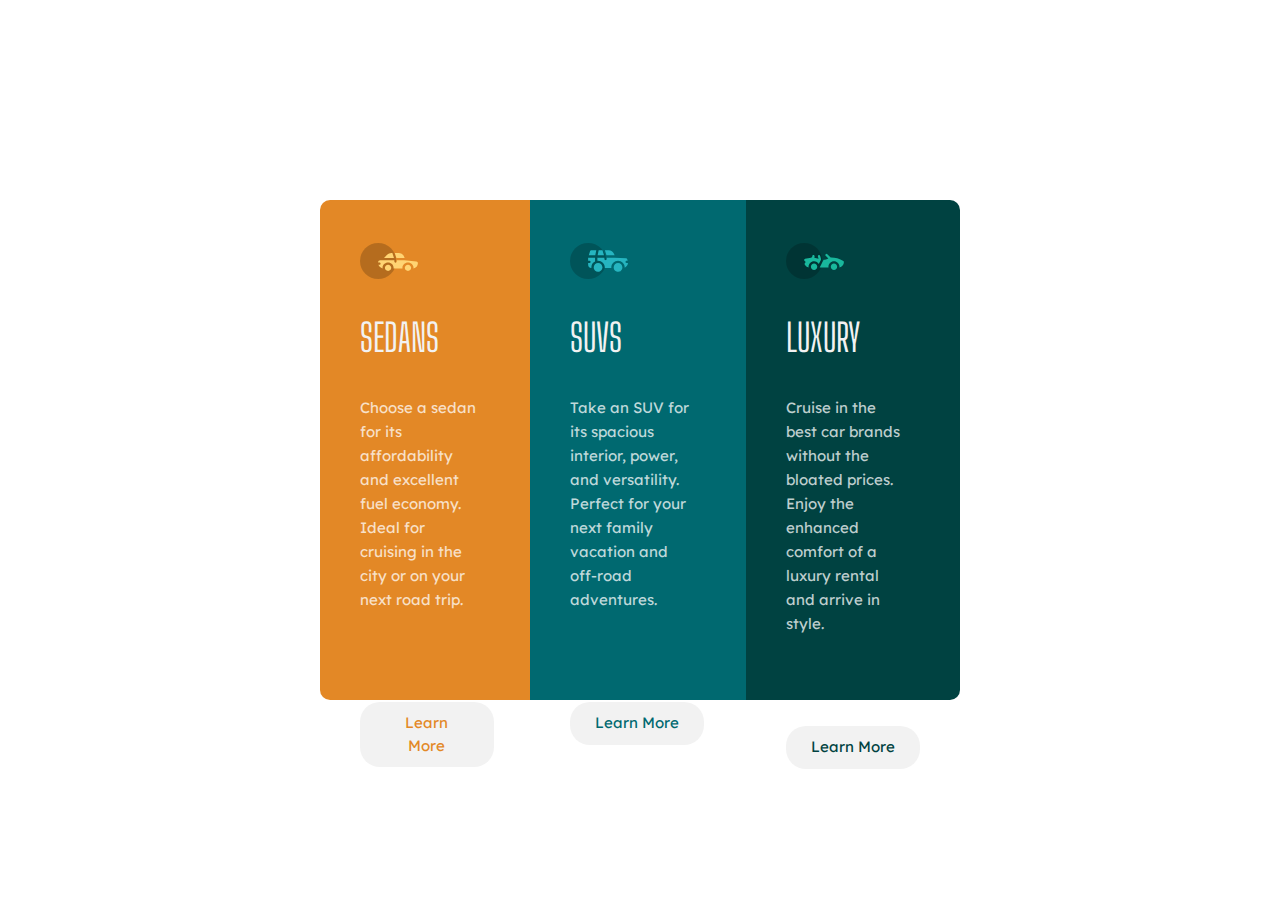
<file: 3-column-preview-card-component-main/index.html>
<!DOCTYPE html>
<html lang="en">
<head>
  <meta charset="UTF-8">
  <meta name="viewport" content="width=device-width, initial-scale=1.0"> <!-- displays site properly based on user's device -->

  <link rel="icon" type="image/png" sizes="32x32" href="./images/favicon-32x32.png">
  
  <title>Frontend Mentor | 3-column preview card component</title>
  <link rel="preconnect" href="https://fonts.googleapis.com">
  <link rel="preconnect" href="https://fonts.gstatic.com" crossorigin>
  <link href="https://fonts.googleapis.com/css2?family=Big+Shoulders+Display:wght@700&family=Lexend+Deca&display=swap" rel="stylesheet">
  <link rel="stylesheet" href="styles.css">

</head>
<body>
  <div class="container">
      <div class="sedan">
        <div class="image">
          <img src="images/icon-sedans.svg" alt="Sedans">
        </div>
        <div class="description">
          <h2>Sedans</h2>
          <p>Choose a sedan for its affordability and excellent fuel economy. Ideal for cruising in the city
            or on your next road trip.</p>
        </div>
        <div class="button">
          <button class="buttons orange-btn">
            Learn More
          </button>
        </div>
      </div>
      <div class="suv">
        <div class="image">
          <img src="images/icon-suvs.svg" alt="Suvs">
        </div>
        <div class="description">
          <h2>SUVs</h2>
          <p>Take an SUV for its spacious interior, power, and versatility. Perfect for your next family vacation
            and off-road adventures.</p>
        </div>
        <div class="button">
          <button class="buttons cayan-btn">
            Learn More
          </button>
        </div>
      </div>
      <div class="luxury">
        <div class="image">
          <img src="images/icon-luxury.svg" alt="Luxurie">
        </div>
        <div class="description">
          <h2>Luxury</h2>
          <p>Cruise in the best car brands without the bloated prices. Enjoy the enhanced comfort of a luxury
            rental and arrive in style.</p>
        </div>
        <div class="button">
          <button class="buttons dark-cayan-btn">
            Learn More
          </button>
        </div>
      </div>
  </div>
  
  <!-- <div class="attribution">
    Challenge by <a href="https://www.frontendmentor.io?ref=challenge" target="_blank">Frontend Mentor</a>. 
    Coded by <a href="#">Your Name Here</a>.
  </div> -->
</body>
</html>
</file>
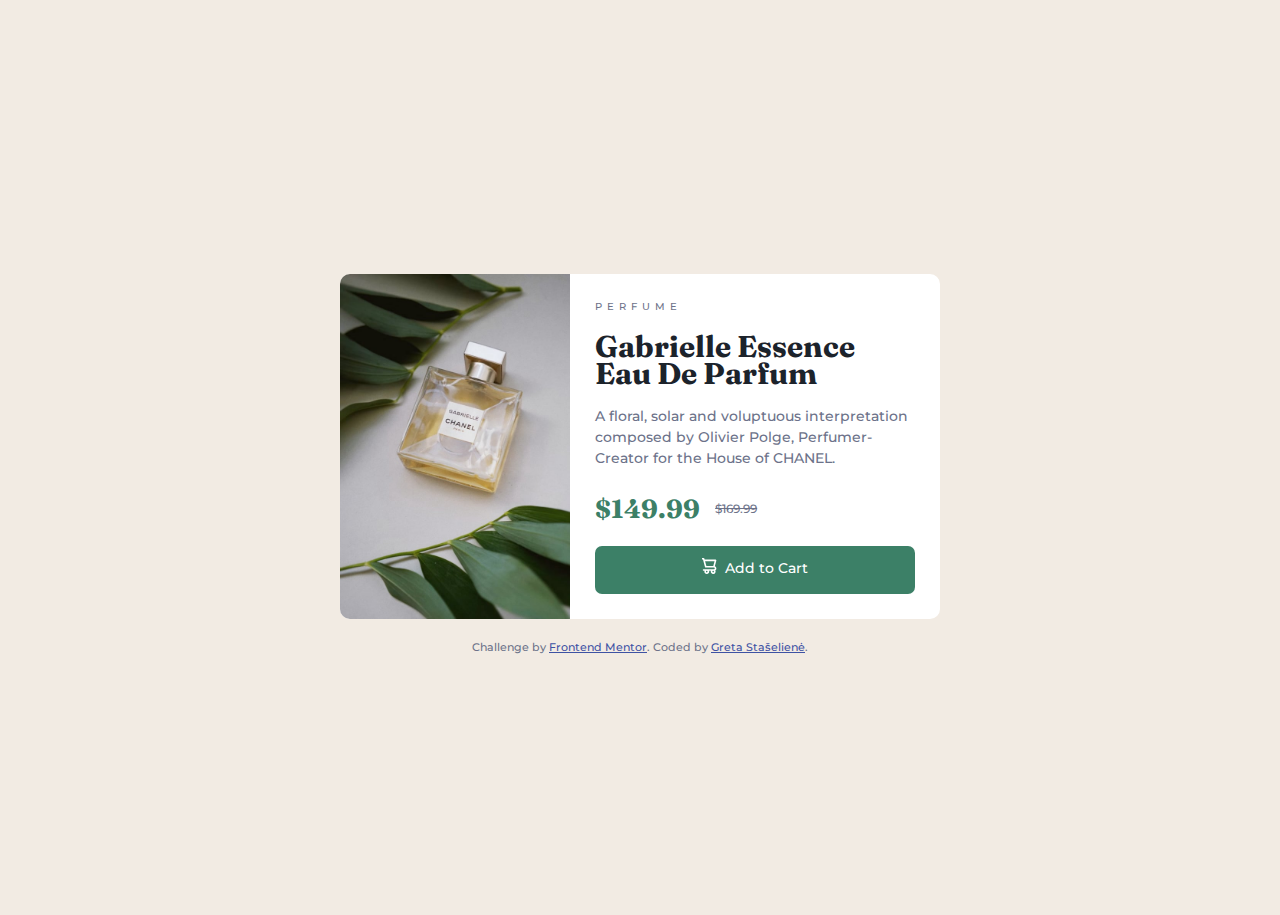
<file: product-preview-card-component-main/index.html>
<!DOCTYPE html>
<html lang="en">
<head>
  <meta charset="UTF-8">
  <meta name="viewport" content="width=device-width, initial-scale=1.0"> <!-- displays site properly based on user's device -->

  <link rel="icon" type="image/png" sizes="32x32" href="./images/favicon-32x32.png">
  
  <title>Frontend Mentor | Product preview card component</title>
  <link rel="preconnect" href="https://fonts.googleapis.com">
  <link rel="preconnect" href="https://fonts.gstatic.com" crossorigin>
  <link href="https://fonts.googleapis.com/css2?family=Fraunces:opsz,wght@9..144,700&family=Montserrat:wght@500;700&display=swap" rel="stylesheet">
  
  <link rel="stylesheet" href="style.css">
  
  <!-- Feel free to remove these styles or customise in your own stylesheet 👍 -->
  <style>
    .attribution { font-size: 11px; text-align: center; }
    .attribution a { color: hsl(228, 45%, 44%); }
  </style>
</head>
<body>

  <main>
    <article class="product">
        <picture class="product-image">
          <source srcset="images/image-product-desktop.jpg" media="(min-width: 600px)">
          <img src="images/image-product-mobile.jpg" alt="Gabrielle Essence Eau De Parfum perfume">
        </picture>

        <div class="product-content">
          <p class="product-category">Perfume</p>
          
          <h1 class="product-title">Gabrielle Essence Eau De Parfum</h1>

          <p>
            A floral, solar and voluptuous interpretation composed by Olivier Polge,
            Perfumer-Creator for the House of CHANEL.
          </p>

          <div class="flex-group">
            <p class="price">$149.99</p>
            <p class="original-price">$169.99</p>
          </div>

          <button class="button">
            <s><img src="images/icon-cart.svg" alt="shopping-cart-icon"></s>
            Add to Cart</button>
        </div>
    </article>
  </main>
  
  <div class="attribution">
    Challenge by <a href="https://www.frontendmentor.io?ref=challenge" target="_blank">Frontend Mentor</a>. 
    Coded by <a href="#">Greta Stašelienė</a>.
  </div>
</body>
</html>
</file>
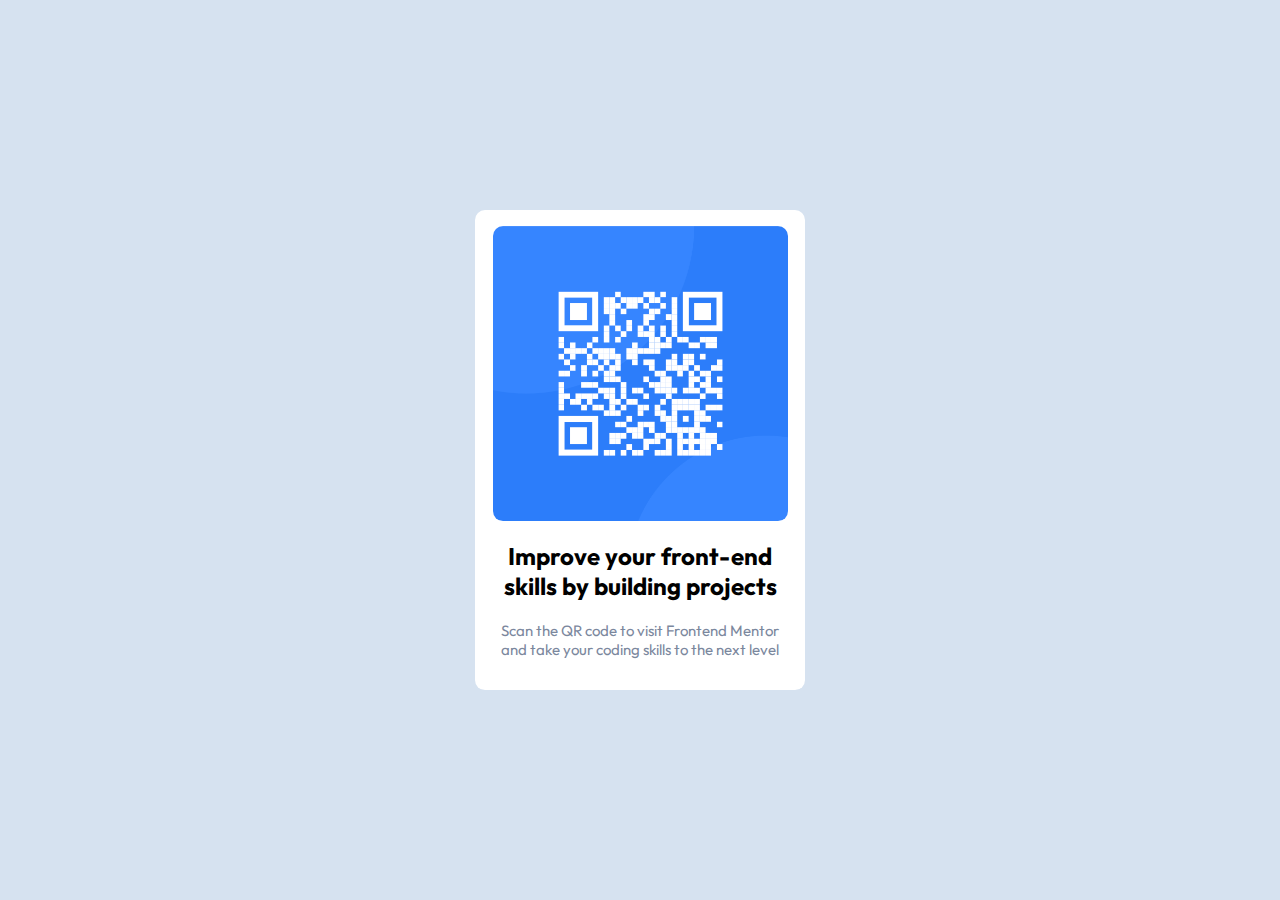
<file: qr-code-component-main/index.html>
<!DOCTYPE html>
<html lang="en">
<head>
  <meta charset="UTF-8">
  <meta name="viewport" content="width=device-width, initial-scale=1.0"> <!-- displays site properly based on user's device -->

  <link rel="icon" type="image/png" sizes="32x32" href="./images/favicon-32x32.png">
  
  <title>Frontend Mentor | QR code component</title>
  <link rel="preconnect" href="https://fonts.googleapis.com">
  <link rel="preconnect" href="https://fonts.gstatic.com" crossorigin>
  <link href="https://fonts.googleapis.com/css2?family=Outfit:wght@400;700&display=swap" rel="stylesheet">
  <link rel="stylesheet" href="style.css">

</head>
<body>

  <div class="container">
    <div class="content">
      <div class="qr-code"><img src="images/image-qr-code.png" alt="this is qr code"></div>
      <div class="description">
        <h2>Improve your front-end skills by building projects</h2>
        <p>Scan the QR code to visit Frontend Mentor and take your coding skills to the next level</p>
      </div>
    </div>
  </div>
  
  <!-- <div class="attribution">
    Challenge by <a href="https://www.frontendmentor.io?ref=challenge" target="_blank">Frontend Mentor</a>. 
    Coded by <a href="#">Greta Stašelienė</a>.
  </div> -->
</body>
</html>
</file>
<file: 3-column-preview-card-component-main/styles.css>
:root {
    --heading-ff: 'Big Shoulders Display', cursive;
    --regular-ff: 'Lexend Deca', sans-serif;

    --regular-fw: 400;
    --bold-fw: 700;

    /* backgrounds */
    --bright-orange: hsl(31, 77%, 52%);
    --dark-cyan: hsl(184, 100%, 22%);
    --very-dark-cyan: hsl(179, 100%, 13%);

    /* body-background, headings, buttons */
    --transparent-white-p: hsla(0, 0%, 100%, 0.75);
    --very-light-gray: hsl(0, 0%, 95%);
}

/*
  1. Use a more-intuitive box-sizing model.
*/
*, *::before, *::after {
    box-sizing: border-box;
  }
  /*
    2. Remove default margin
  */
  * {
    margin: 0;
  }
  /*
    3. Allow percentage-based heights in the application
  */
  html, body {
    height: 100%;
  }
  /*
    Typographic tweaks!
    4. Add accessible line-height
    5. Improve text rendering
  */
  body {
    line-height: 1.5;
    -webkit-font-smoothing: antialiased;
    font-size: 15px;
  }
  /*
    6. Improve media defaults
  */
  img, picture, video, canvas, svg {
    display: block;
    max-width: 100%;
  }
  /*
    7. Remove built-in form typography styles
  */
  input, button, textarea, select {
    font: inherit;
  }
  /*
    8. Avoid text overflows
  */
  p, h1, h2, h3, h4, h5, h6 {
    overflow-wrap: break-word;
  }

  .container {
    position: absolute;
    top: 50%;
    left: 50%;
    transform: translate(-50%, -50%);
    display: flex;
    flex-direction: row;
  }

  .sedan {
    background-color: var(--bright-orange);
    border-radius: 10px 0 0 10px;
  }

  .suv {
    background-color: var(--dark-cyan);
  }

  .luxury {
    background-color: var(--very-dark-cyan);
    border-radius: 0 10px 10px 0;
  }

  .sedan,
  .suv,
  .luxury {
    padding: 43px;
    padding-left: 40px;
    padding-right: 26px;
    max-height: 500px;
    max-width: 300px;
  }

  .image img {
    width: 58px;
  }

  h2 {
    text-transform: uppercase;
    color: var(--very-light-gray);
    font-size: 38px;
    font-family: var(--heading-ff);
    font-weight: var(--regular-fw);
    padding: 30px 0;
  }

  p {
    color: var(--transparent-white-p);
    font-family: var(--regular-ff);
    font-weight: var(--regular-fw);
    padding-right: 25px;
    line-height: 24px;
    margin-bottom: 90px;
  }

  .buttons {
    font-family: var(--regular-ff);
    background-color: var(--very-light-gray);
    border: none;
    padding: 10px 25px;
    border-radius: 20px;
    margin-right: 10px;
    font-weight: var(--regular-fw);
  }

  .buttons:hover {
    color: var(--very-light-gray);
    background-color: transparent;
    border: 1px solid white;
    cursor: pointer;
  }

  .orange-btn {
    color: var(--bright-orange);
  }

  .cayan-btn {
    color: var(--dark-cyan);
  }

  .dark-cayan-btn {
    color: var(--very-dark-cyan);
  }

  @media (max-width: 375px) {
    .container {
        display: flex;
        flex-direction: column;
    }
    .sedan, .suv, .luxury {
        width: 300px;
        height: 500px;
    }
    .sedan {
        border-radius: 10px 10px 0 0;
    }
    .luxury {
        border-radius: 0 0 10px 10px;
    }
  }

  @media (max-width: 750px) {
    .sedan, .suv, .luxury {
        width: 300px;
        height: 500px;
    }
  }
</file>
<file: product-preview-card-component-main/style.css>
/* CUSTOM PROPERTIES */
:root {
  --dark-cyan: hsl(158, 36%, 37%);
  --darker-cyan: hsl(158, 36%, 20%);
  --cream: hsl(30, 38%, 92%);

  --black: hsl(212, 21%, 14%);
  --grey: hsl(228, 12%, 48%);
  --white: hsl(0, 0%, 100%);

  --fancy-font: 'Fraunces', serif;
  --regular-font: 'Montserrat', sans-serif;

  --fw-regular: 500;
  --fw-bold: 700;
}

/*
  1. Use a more-intuitive box-sizing model.
*/
*, *::before, *::after {
    box-sizing: border-box;
  }
  /*
    2. Remove default margin
  */
  * {
    margin: 0;
  }
  /*
    3. Allow percentage-based heights in the application
  */
  html, body {
    height: 100%;
  }
  /*
    Typographic tweaks!
    4. Add accessible line-height
    5. Improve text rendering
  */
  body {
    line-height: 1.5;
    -webkit-font-smoothing: antialiased;
  }
  /*
    6. Improve media defaults
  */
  img, picture, video, canvas, svg {
    display: block;
    max-width: 100%;
  }
  /*
    7. Remove built-in form typography styles
  */
  input, button, textarea, select {
    font: inherit;
  }
  /*
    8. Avoid text overflows
  */
  p, h1, h2, h3, h4, h5, h6 {
    overflow-wrap: break-word;
  }

/* GENERAL PROPERTIES */

body {
  font-family: var(--regular-font);
  font-weight: var(--fw-regular);
  color: var(--grey);
  font-size: 14px;
  background-color: var(--cream);
  display: grid;
  place-content: center;
  margin: 15px;
}

.product {
  background-color: var(--white);
  border-radius: 10px;
  overflow: hidden;
  max-width: 600px;
}

@media (min-width: 600px) {
  .product {
    display: flex;
  }
}

.product-content {
  padding: 15px;
  display: grid;
  gap: 15px;
  padding: 25px;
}

.product-category {
  text-transform: uppercase;
  letter-spacing: 5px;
  font-size: 10px;
}

.product-title {
  font-family: var(--fancy-font);
  color: var(--black);
  font-weight: var(--fw-bold);
  font-size: 30px;
  line-height: 27px;
}

.flex-group {
  display: flex;
  gap: 15px;
  flex-wrap: wrap;
  align-items: center;
}

.price {
  font-family: var(--fancy-font);
  color: var(--dark-cyan);
  font-size: 26px;
  font-weight: var(--fw-bold);
}

.original-price {
  text-decoration: line-through;
  font-size: 12px;
}

.button {
  background-color: var(--dark-cyan);
  color: var(--white);
  border: none;
  border-radius: 7px;
  padding: 12px 20px;
  font-size: 14px;
  display: inline-flex;
  gap: 8px;
  justify-content: center;
}

.button:is(:hover, :active) {
  background-color: var(--darker-cyan);
  cursor: pointer;
}

.attribution {
  margin-top: 20px;
}
</file>
<file: qr-code-component-main/style.css>
* {
    box-sizing: border-box;
}

body {
    background-color: hsl(212, 45%, 89%);
    font-family: 'Outfit', sans-serif;
    font-size: 15px;
}

.container {
    background-color: hsl(0, 0%, 100%);
    max-width: 330px;
    position: absolute;
    top: 50%;
    left: 50%;
    transform: translate(-50%, -50%);
    border-radius: 10px;
}

.content {
    padding: 16px 25px;
}

.qr-code {
    display: flex;
    text-align: center;
    justify-content: center;
    align-items: center;
}

.qr-code img {
    max-width: 295px;
    border-radius: 10px;
}

.description {
    display: block;
    text-align: center;
}

.description h2 {
    font-size: 24px;
    font-weight: 700;
}

.description p {
    color: hsl(220, 15%, 55%);
    font-weight: 400;
}
</file>
